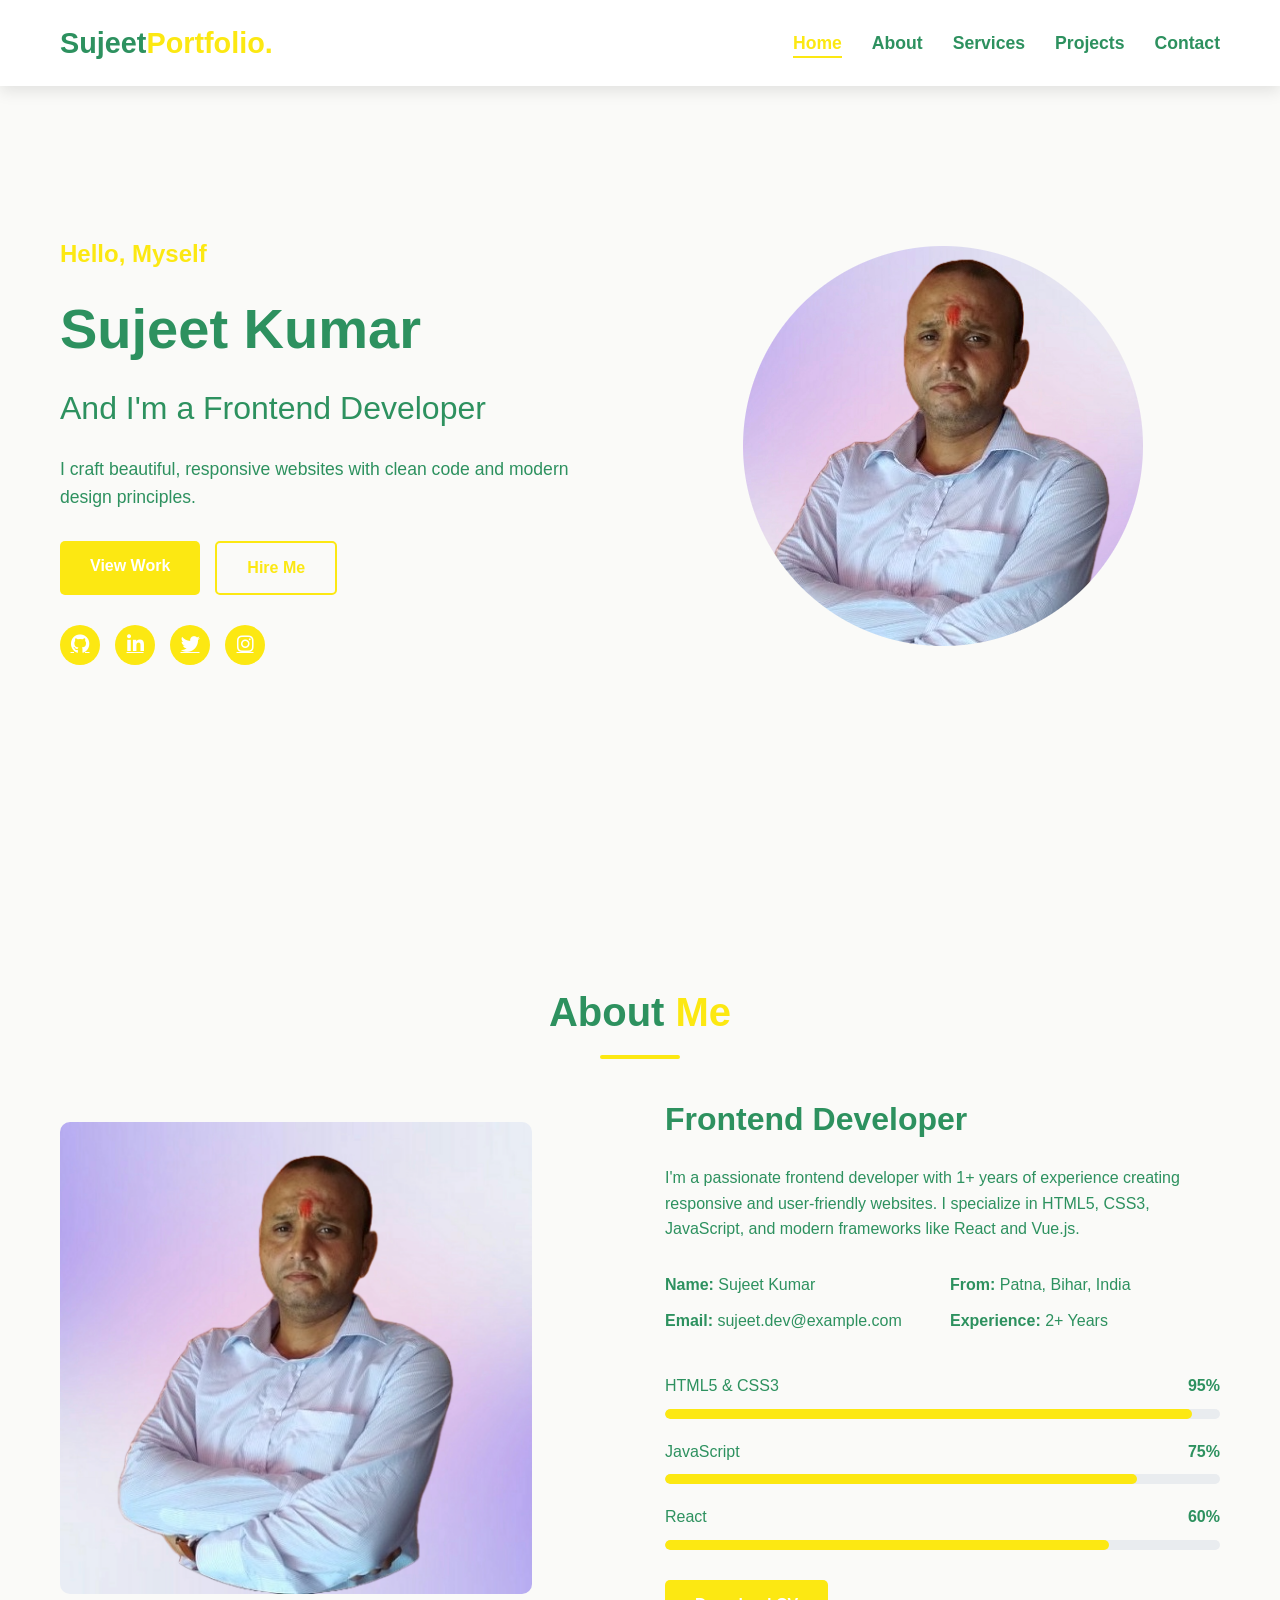
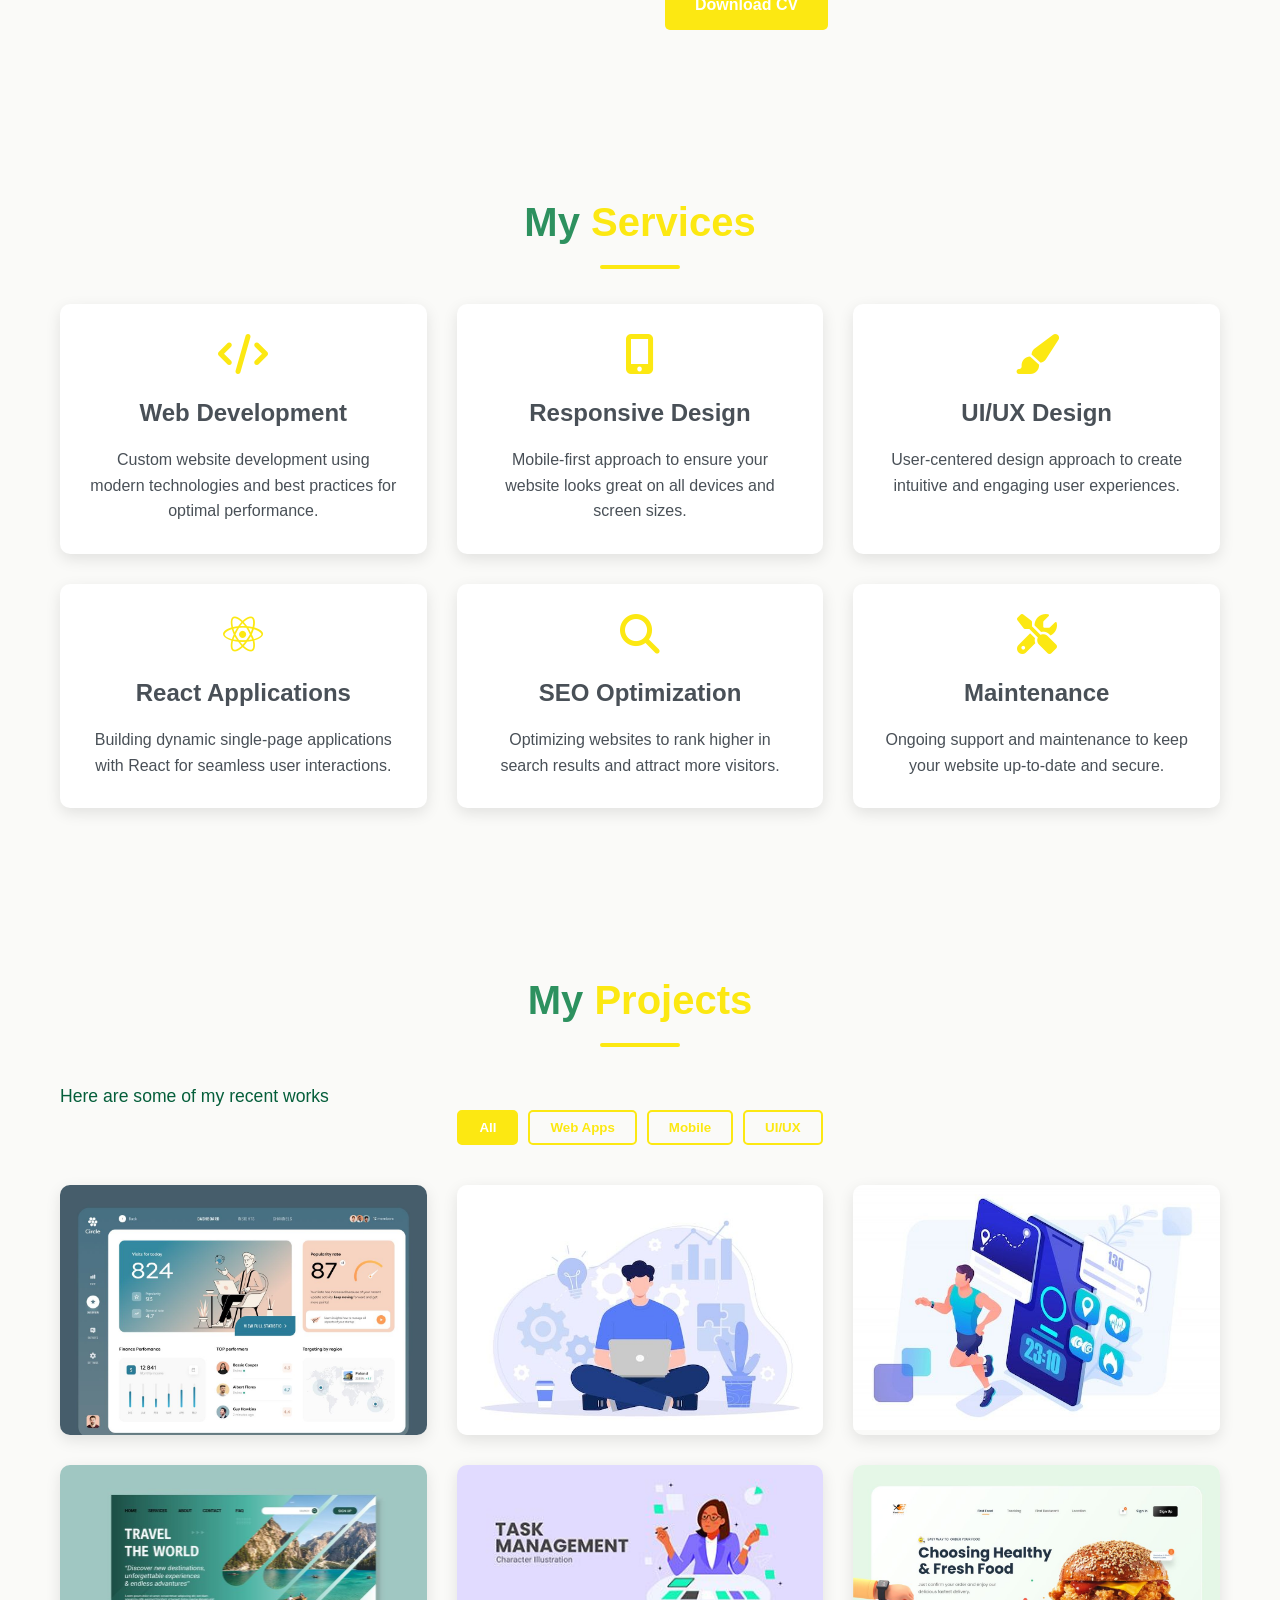
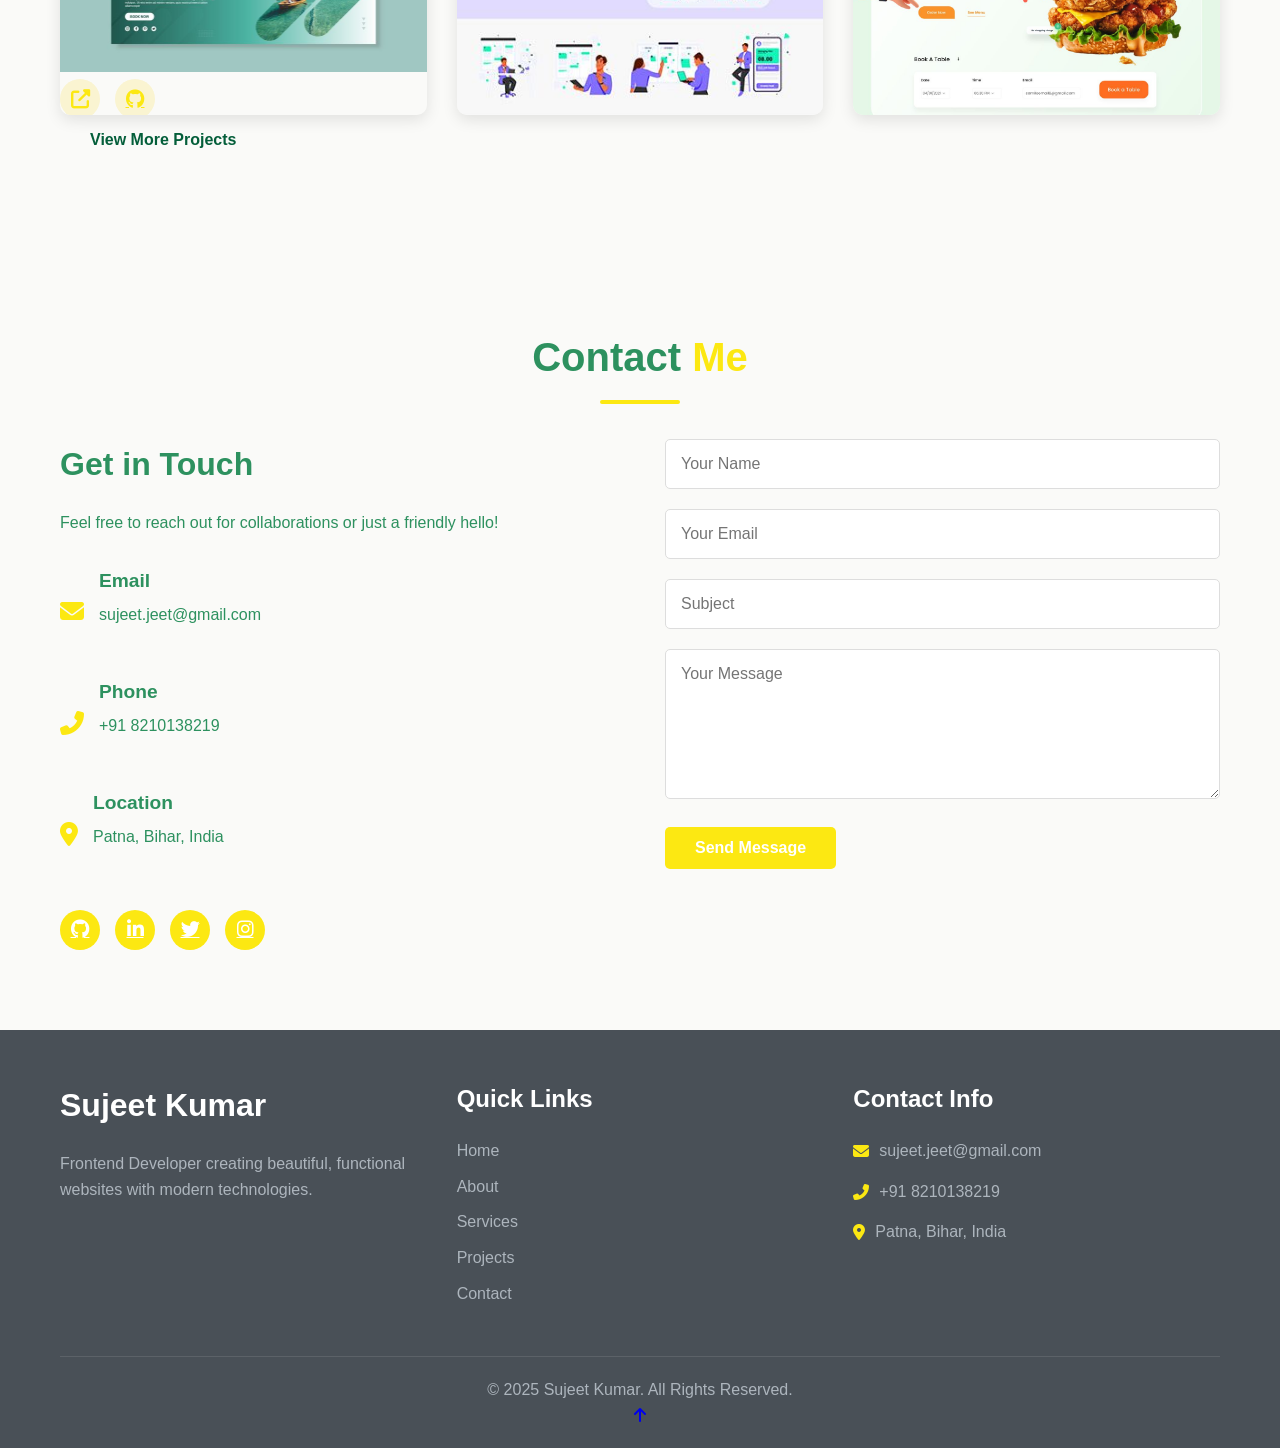
<file: index.html>
<!DOCTYPE html>
<html lang="en">

<head>
    <meta charset="UTF-8">
    <meta name="viewport" content="width=device-width, initial-scale=1.0">
    <title>Sujeet Kumar | Frontend Developer</title>
    <link rel="stylesheet" href="https://cdnjs.cloudflare.com/ajax/libs/font-awesome/6.4.0/css/all.min.css">
    <link rel="stylesheet" href="styles.css">
</head>

<body>
    <!-- Header/Navigation -->
    <header class="header">
        <div class="container">
            <a href="#" class="logo">Sujeet<span>Portfolio.</span></a>
            <nav class="navbar">
                <ul class="nav-list">
                    <li><a href="#home" class="nav-link active">Home</a></li>
                    <li><a href="#about" class="nav-link">About</a></li>
                    <li><a href="#services" class="nav-link">Services</a></li>
                    <li><a href="#projects" class="nav-link">Projects</a></li>
                    <li><a href="#contact" class="nav-link">Contact</a></li>
                </ul>
            </nav>
            <div class="menu-toggle">
                <i class="fas fa-bars"></i>
            </div>
        </div>
    </header>

    <!-- Home Section -->
    <section id="home" class="home-section">
        <div class="container">
            <div class="home-content">
                <h1 class="hello">Hello, Myself</h1>
                <h1>Sujeet Kumar</h1>
                <h2>And I'm a <span>Frontend Developer</span></h2>
                <p>I craft beautiful, responsive websites with clean code and modern design principles.
                </p>
                <div class="btn-group">
                    <a href="#projects" class="btn primary-btn">View Work</a>
                    <a href="#contact" class="btn secondary-btn">Hire Me</a>
                </div>
                <div class="social-icons">
                    <a href="#"><i class="fab fa-github"></i></a>
                    <a href="#"><i class="fab fa-linkedin-in"></i></a>
                    <a href="#"><i class="fab fa-twitter"></i></a>
                    <a href="#"><i class="fab fa-instagram"></i></a>
                </div>
            </div>
            <div class="home-image">
                <img src="Images/sujeet img-modified.png" alt="Sujeet Kumar" class="profile-img">
            </div>
        </div>
    </section>

    <!-- About Section -->
    <section id="about" class="about-section">
        <div class="container">
            <h2 class="section-title">About <span>Me</span></h2>
            <div class="about-content">
                <div class="about-img">
                    <img src="Images/sujeetimg.png" alt="Sujeet Kumar">
                </div>
                <div class="about-text">
                    <h3>Frontend Developer</h3>
                    <p>I'm a passionate frontend developer with 1+ years of experience creating responsive and
                        user-friendly websites. I specialize in HTML5, CSS3, JavaScript, and modern frameworks like
                        React and Vue.js.</p>

                    <div class="about-info">
                        <div class="info-item">
                            <p><span>Name:</span> Sujeet Kumar</p>
                            <p><span>Email:</span> sujeet.dev@example.com</p>
                        </div>
                        <div class="info-item">
                            <p><span>From:</span> Patna, Bihar, India</p>
                            <p><span>Experience:</span> 2+ Years</p>
                        </div>
                    </div>

                    <div class="skills">
                        <div class="skill">
                            <p>HTML5 & CSS3 <span>95%</span></p>
                            <div class="progress-bar">
                                <div class="progress html"></div>
                            </div>
                        </div>
                        <div class="skill">
                            <p>JavaScript <span>75%</span></p>
                            <div class="progress-bar">
                                <div class="progress js"></div>
                            </div>
                        </div>
                        <div class="skill">
                            <p>React <span>60%</span></p>
                            <div class="progress-bar">
                                <div class="progress react"></div>
                            </div>
                        </div>
                    </div>

                    <a href="#" class="btn primary-btn">Download CV</a>
                </div>
            </div>
        </div>
    </section>

    <!-- Services Section -->
    <section id="services" class="services-section">
        <div class="container">
            <h2 class="section-title">My <span>Services</span></h2>
            <div class="services-grid">
                <div class="service-card">
                    <i class="fas fa-code"></i>
                    <h3 class="con">Web Development</h3>
                    <p>Custom website development using modern technologies and best practices for optimal performance.
                    </p>
                </div>
                <div class="service-card">
                    <i class="fas fa-mobile-alt"></i>
                    <h3 class="con">Responsive Design</h3>
                    <p>Mobile-first approach to ensure your website looks great on all devices and screen sizes.</p>
                </div>
                <div class="service-card">
                    <i class="fas fa-paint-brush"></i>
                    <h3 class="con">UI/UX Design</h3>
                    <p>User-centered design approach to create intuitive and engaging user experiences.</p>
                </div>
                <div class="service-card">
                    <i class="fab fa-react"></i>
                    <h3 class="con">React Applications</h3>
                    <p>Building dynamic single-page applications with React for seamless user interactions.</p>
                </div>
                <div class="service-card">
                    <i class="fas fa-search"></i>
                    <h3 class="con">SEO Optimization</h3>
                    <p>Optimizing websites to rank higher in search results and attract more visitors.</p>
                </div>
                <div class="service-card">
                    <i class="fas fa-tools"></i>
                    <h3 class="con">Maintenance</h3>
                    <p>Ongoing support and maintenance to keep your website up-to-date and secure.</p>
                </div>
            </div>
        </div>
    </section>

    <!-- Projects Section -->
    <section id="projects" class="projects-section">
        <div class="container">
            <div class="section-header">
                <h2 class="section-title">My <span>Projects</span></h2>
                <p class="section-subtitle">Here are some of my recent works</p>
            </div>

            <!-- Project Filters -->
            <div class="project-filters">
                <button class="filter-btn active" data-filter="all">All</button>
                <button class="filter-btn" data-filter="web">Web Apps</button>
                <button class="filter-btn" data-filter="mobile">Mobile</button>
                <button class="filter-btn" data-filter="design">UI/UX</button>
            </div>

            <!-- Projects Grid -->
            <div class="projects-grid">
                <!-- Project 1 -->
                <div class="project-card" data-category="web">
                    <div class="project-image">
                        <img src="Images/ecommerce.jpg" alt="E-commerce Dashboard">
                        <div class="project-links">
                            <a href="#" class="project-link" title="Live Demo"><i
                                    class="fas fa-external-link-alt"></i></a>
                            <a href="#" class="project-link" title="View Code"><i class="fab fa-github"></i></a>
                        </div>
                    </div>
                    <div class="project-info">
                        <h3 class="project-title">E-commerce Dashboard</h3>
                        <p class="project-description">
                            A comprehensive admin dashboard for e-commerce stores with analytics, product management,
                            and order tracking.
                        </p>
                        <div class="project-tech">
                            <span class="tech-tag">React</span>
                            <span class="tech-tag">Node.js</span>
                            <span class="tech-tag">MongoDB</span>
                        </div>
                    </div>
                </div>

                <!-- Project 2 -->
                <div class="project-card" data-category="web,design">
                    <div class="project-image">
                        <img src="Images/website.jpg" alt="Portfolio Website">
                        <div class="project-links">
                            <a href="#" class="project-link" title="Live Demo"><i
                                    class="fas fa-external-link-alt"></i></a>
                            <a href="#" class="project-link" title="View Code"><i class="fab fa-github"></i></a>
                        </div>
                    </div>
                    <div class="project-info">
                        <h3 class="project-title">Portfolio Website</h3>
                        <p class="project-description">
                            A responsive portfolio website with smooth animations and dark mode functionality.
                        </p>
                        <div class="project-tech">
                            <span class="tech-tag">HTML5</span>
                            <span class="tech-tag">CSS3</span>
                            <span class="tech-tag">JavaScript</span>
                        </div>
                    </div>
                </div>

                <!-- Project 3 -->
                <div class="project-card" data-category="mobile">
                    <div class="project-image">
                        <img src="Images/fitness.jpg" alt="Fitness Tracker App">
                        <div class="project-links">
                            <a href="#" class="project-link" title="Live Demo"><i
                                    class="fas fa-external-link-alt"></i></a>
                            <a href="#" class="project-link" title="View Code"><i class="fab fa-github"></i></a>
                        </div>
                    </div>
                    <div class="project-info">
                        <h3 class="project-title">Fitness Tracker App</h3>
                        <p class="project-description">
                            A mobile application for tracking workouts, nutrition, and progress with data visualization.
                        </p>
                        <div class="project-tech">
                            <span class="tech-tag">React Native</span>
                            <span class="tech-tag">Firebase</span>
                        </div>
                    </div>
                </div>

                <!-- Project 4 -->
                <div class="project-card" data-category="design">
                    <div class="project-image">
                        <img src="Images/travel.jpg" alt="Travel App UI">
                        <div class="project-links">
                            <a href="#" class="project-link" title="Live Demo"><i
                                    class="fas fa-external-link-alt"></i></a>
                            <a href="#" class="project-link" title="View Code"><i class="fab fa-github"></i></a>
                        </div>
                    </div>
                    <div class="project-info">
                        <h3 class="project-title">Travel App UI</h3>
                        <p class="project-description">
                            Modern UI design for a travel application with booking functionality and destination
                            exploration.
                        </p>
                        <div class="project-tech">
                            <span class="tech-tag">Figma</span>
                            <span class="tech-tag">Adobe XD</span>
                        </div>
                    </div>
                </div>

                <!-- Project 5 -->
                <div class="project-card" data-category="web">
                    <div class="project-image">
                        <img src="Images/task.jpg" alt="Task Management System">
                        <div class="project-links">
                            <a href="#" class="project-link" title="Live Demo"><i
                                    class="fas fa-external-link-alt"></i></a>
                            <a href="#" class="project-link" title="View Code"><i class="fab fa-github"></i></a>
                        </div>
                    </div>
                    <div class="project-info">
                        <h3 class="project-title">Task Management System</h3>
                        <p class="project-description">
                            A collaborative task management tool with real-time updates and team functionality.
                        </p>
                        <div class="project-tech">
                            <span class="tech-tag">Vue.js</span>
                            <span class="tech-tag">Express</span>
                            <span class="tech-tag">Socket.io</span>
                        </div>
                    </div>
                </div>

                <!-- Project 6 -->
                <div class="project-card" data-category="web,design">
                    <div class="project-image">
                        <img src="Images/resturant.jpg" alt="Restaurant Website">
                        <div class="project-links">
                            <a href="#" class="project-link" title="Live Demo"><i
                                    class="fas fa-external-link-alt"></i></a>
                            <a href="#" class="project-link" title="View Code"><i class="fab fa-github"></i></a>
                        </div>
                    </div>
                    <div class="project-info">
                        <h3 class="project-title">Restaurant Website</h3>
                        <p class="project-description">
                            A responsive website for a local restaurant with online ordering and menu display.
                        </p>
                        <div class="project-tech">
                            <span class="tech-tag">HTML5</span>
                            <span class="tech-tag">CSS3</span>
                            <span class="tech-tag">JavaScript</span>
                        </div>
                    </div>
                </div>
            </div>

            <div class="view-more">
                <a href="#" class="btn btn-primary">View More Projects</a>
            </div>
        </div>
    </section>

    <!-- <section id="projects" class="projects-section">
        <div class="container">
            <h2 class="section-title">Recent <span>Projects</span></h2>
            <div class="project-filters">
                <button class="filter-btn active" data-filter="all">All</button>
                <button class="filter-btn" data-filter="web">Web</button>
                <button class="filter-btn" data-filter="app">App</button>
                <button class="filter-btn" data-filter="design">Design</button>
            </div>
            <div class="projects-grid">
                <div class="project-card" data-category="web">
                    <img src="Images/01.jpg" alt="Project 1">
                    <div class="project-overlay">
                        <h3>E-commerce Website</h3>
                        <p>React, Node.js, MongoDB</p>
                        <div class="project-links">
                            <a href="#"><i class="fas fa-link"></i></a>
                            <a href="#"><i class="fab fa-github"></i></a>
                        </div>
                    </div>
                </div>
                <div class="project-card" data-category="app">
                    <img src="Images/task.jpg" alt="Project 2">
                    <div class="project-overlay">
                        <h3>Task Manager App</h3>
                        <p>React Native, Firebase</p>
                        <div class="project-links">
                            <a href="#"><i class="fas fa-link"></i></a>
                            <a href="#"><i class="fab fa-github"></i></a>
                        </div>
                    </div>
                </div>
                <div class="project-card" data-category="web">
                    <img src="Images/website.jpg" alt="Project 3">
                    <div class="project-overlay">
                        <h3>Portfolio Website</h3>
                        <p>HTML, CSS, JavaScript</p>
                        <div class="project-links">
                            <a href="#"><i class="fas fa-link"></i></a>
                            <a href="#"><i class="fab fa-github"></i></a>
                        </div>
                    </div>
                </div>
                <div class="project-card" data-category="design">
                    <img src="Images/10.jpg" alt="Project 4">
                    <div class="project-overlay">
                        <h3>UI/UX Design</h3>
                        <p>Figma, Adobe XD</p>
                        <div class="project-links">
                            <a href="#"><i class="fas fa-link"></i></a>
                            <a href="#"><i class="fab fa-github"></i></a>
                        </div>
                    </div>
                </div>
                <div class="project-card" data-category="app">
                    <img src="Images/fitness.jpg" alt="Project 5">
                    <div class="project-overlay">
                        <h3>Fitness App</h3>
                        <p>React, API Integration</p>
                        <div class="project-links">
                            <a href="#"><i class="fas fa-link"></i></a>
                            <a href="#"><i class="fab fa-github"></i></a>
                        </div>
                    </div>
                </div>
                <div class="project-card" data-category="web">
                    <img src="Images/travel.jpg" alt="Project 6">
                    <div class="project-overlay">
                        <h3>Travel App</h3>
                        <p>Vue.js, Node.js</p>
                        <div class="project-links">
                            <a href="#"><i class="fas fa-link"></i></a>
                            <a href="#"><i class="fab fa-github"></i></a>
                        </div>
                    </div>
                </div>
            </div>
        </div>
    </section> -->

    <!-- Contact Section -->
    <section id="contact" class="contact-section">
        <div class="container">
            <h2 class="section-title">Contact <span>Me</span></h2>
            <div class="contact-content">
                <div class="contact-info">
                    <h3>Get in Touch</h3>
                    <p>Feel free to reach out for collaborations or just a friendly hello!</p>

                    <div class="contact-details">
                        <div class="detail-item">
                            <i class="fas fa-envelope"></i>
                            <div>
                                <h4>Email</h4>
                                <p>sujeet.jeet@gmail.com</p>
                            </div>
                        </div>
                        <div class="detail-item">
                            <i class="fas fa-phone-alt"></i>
                            <div>
                                <h4>Phone</h4>
                                <p>+91 8210138219</p>
                            </div>
                        </div>
                        <div class="detail-item">
                            <i class="fas fa-map-marker-alt"></i>
                            <div>
                                <h4>Location</h4>
                                <p>Patna, Bihar, India</p>
                            </div>
                        </div>
                    </div>

                    <div class="social-links">
                        <a href="#"><i class="fab fa-github"></i></a>
                        <a href="#"><i class="fab fa-linkedin-in"></i></a>
                        <a href="#"><i class="fab fa-twitter"></i></a>
                        <a href="#"><i class="fab fa-instagram"></i></a>
                    </div>
                </div>

                <form class="contact-form">
                    <div class="form-group">
                        <input type="text" placeholder="Your Name" required>
                    </div>
                    <div class="form-group">
                        <input type="email" placeholder="Your Email" required>
                    </div>
                    <div class="form-group">
                        <input type="text" placeholder="Subject">
                    </div>
                    <div class="form-group">
                        <textarea placeholder="Your Message" required></textarea>
                    </div>
                    <button type="submit" class="btn primary-btn">Send Message</button>
                </form>
            </div>
        </div>
    </section>

    <!-- Footer -->
    <footer class="footer">
        <div class="container">
            <div class="footer-content">
                <div class="footer-about">
                    <h3>Sujeet Kumar</h3>
                    <p>Frontend Developer creating beautiful, functional websites with modern technologies.</p>
                </div>
                <div class="footer-links">
                    <h3>Quick Links</h3>
                    <ul>
                        <li><a href="#home">Home</a></li>
                        <li><a href="#about">About</a></li>
                        <li><a href="#services">Services</a></li>
                        <li><a href="#projects">Projects</a></li>
                        <li><a href="#contact">Contact</a></li>
                    </ul>
                </div>
                <div class="footer-contact">
                    <h3>Contact Info</h3>
                    <ul>
                        <li><i class="fas fa-envelope"></i> sujeet.jeet@gmail.com</li>
                        <li><i class="fas fa-phone-alt"></i> +91 8210138219</li>
                        <li><i class="fas fa-map-marker-alt"></i>Patna, Bihar, India</li>
                    </ul>
                </div>
            </div>
            <div class="footer-bottom">
                <p>&copy; 2025 Sujeet Kumar. All Rights Reserved.</p>

                <a href="#" class="back-to-top" id="backToTop">
                    <i class="fas fa-arrow-up"></i>
                </a>
            </div>
        </div>

    </footer>

    <script src="main.js"></script>
</body>

</html>
</file>
<file: styles.css>
/* Global Styles */
:root {
  --primary-color: #fce812;
  --secondary-color: #2d915f;
  --accent-color: #faf4d1;
  --light-color: #fafaf8;
  --dark-color: #045e3a;
  --text-color: #495057;
  --white-color: #ffffff;
  --box-shadow: 0 5px 15px rgba(0, 0, 0, 0.1);
  --transition: all 0.3s ease;
}

* {
  margin: 0;
  padding: 0;
  box-sizing: border-box;
}

html {
  scroll-behavior: smooth;
}

body {
  font-family: "Poppins", sans-serif;
  line-height: 1.6;
  color: var(--text-color);
  background-color: var(--light-color);
  overflow-x: hidden;
}

.container {
  width: 100%;
  max-width: 1200px;
  margin: 0 auto;
  padding: 0 20px;
}

section {
  padding: 80px 0;
}

.section-title {
  text-align: center;
  margin-bottom: 50px;
  font-size: 2.5rem;
  color: var(--secondary-color);
  position: relative;
}

.section-title span {
  color: var(--primary-color);
}

.section-title::after {
  content: "";
  position: absolute;
  bottom: -15px;
  left: 50%;
  transform: translateX(-50%);
  width: 80px;
  height: 4px;
  background-color: var(--primary-color);
  border-radius: 2px;
}

.btn {
  display: inline-block;
  padding: 12px 30px;
  border-radius: 5px;
  cursor: pointer;
  font-size: 1rem;
  font-weight: 600;
  text-decoration: none;
  transition: var(--transition);
  border: none;
}

.primary-btn {
  background-color: var(--primary-color);
  color: var(--white-color);
}

.primary-btn:hover {
  background-color: #05925e;
  transform: translateY(-3px);
  box-shadow: var(--box-shadow);
}

.secondary-btn {
  background-color: transparent;
  border: 2px solid var(--primary-color);
  color: var(--primary-color);
  margin-left: 15px;
}

.secondary-btn:hover {
  background-color: var(--primary-color);
  color: var(--white-color);
  transform: translateY(-3px);
  box-shadow: var(--box-shadow);
}

/* Header Styles */
.header {
  position: fixed;
  top: 0;
  left: 0;
  width: 100%;
  z-index: 1000;
  background-color: var(--white-color);
  box-shadow: var(--box-shadow);
  transition: var(--transition);
}

.header .container {
  display: flex;
  justify-content: space-between;
  align-items: center;
  padding: 20px;
}

.logo {
  font-size: 1.8rem;
  font-weight: 700;
  color: var(--secondary-color);
  text-decoration: none;
}

.logo span {
  color: var(--primary-color);
}

.navbar .nav-list {
  display: flex;
  list-style: none;
}

.navbar .nav-list .nav-link {
  margin-left: 30px;
  text-decoration: none;
  color: var(--secondary-color);
  font-weight: 600;
  font-size: 1.1rem;
  transition: var(--transition);
  position: relative;
}

.navbar .nav-list .nav-link::after {
  content: "";
  position: absolute;
  bottom: -5px;
  left: 0;
  width: 0;
  height: 2px;
  background-color: var(--primary-color);
  transition: var(--transition);
}

.navbar .nav-list .nav-link:hover::after {
  width: 100%;
}

.navbar .nav-list .nav-link.active {
  color: var(--primary-color);
}

.navbar .nav-list .nav-link.active::after {
  width: 100%;
}

.menu-toggle {
  display: none;
  cursor: pointer;
  font-size: 1.5rem;
  color: var(--dark-color);
}

/* Home Section */
.home-section {
  min-height: 100vh;
  display: flex;
  align-items: center;
  padding-top: 80px;
  background-color: var(--light-color);
}

.home-section .container {
  display: flex;
  align-items: center;
  justify-content: space-between;
}

.home-content {
  flex: 1;
  padding-right: 50px;
}

.home-content .hello {
  font-size: 1.5rem;
  color: var(--primary-color);
  margin-bottom: 10px;
}

.home-content h1 {
  font-size: 3.5rem;
  margin-bottom: 10px;
  color: var(--secondary-color);
}

.home-content h2 {
  font-size: 2rem;
  margin-bottom: 20px;
  color: var(--secondary-color);
  font-weight: 400;
}

.home-content p {
  font-size: 1.1rem;
  margin-bottom: 30px;
  color: var(--secondary-color);
  max-width: 600px;
}

.btn-group {
  display: flex;
  margin-bottom: 30px;
}

.social-icons {
  display: flex;
  gap: 15px;
}

.social-icons a {
  display: flex;
  align-items: center;
  justify-content: center;
  width: 40px;
  height: 40px;
  background-color: var(--primary-color);
  color: var(--white-color);
  border-radius: 50%;
  font-size: 1.2rem;
  transition: var(--transition);
}

.social-icons a:hover {
  background-color: var(--secondary-color);
  transform: translateY(-5px);
}

.home-image {
  flex: 1;
  text-align: center;
}

.profile-img {
  width: 100%;
  max-width: 400px;
  border-radius: 20px;
  transition: all 0.5s ease;
  animation: blink 1s infinite;
  /* box-shadow: var(--box-shadow); */
}

/* About Section */
.about-content {
  display: flex;
  align-items: center;
  gap: 50px;
}

.about-img {
  flex: 1;
}

.about-img img {
  width: 85%;
  border-radius: 10px;
  /* box-shadow: var(--box-shadow); */
}

.about-text {
  flex: 1;
}

.about-text h3 {
  font-size: 2rem;
  margin-bottom: 20px;
  color: var(--secondary-color);
}

.about-text p {
  margin-bottom: 20px;
  color: var(--secondary-color);
}

.about-info {
  display: grid;
  grid-template-columns: repeat(2, 1fr);
  gap: 15px;
  margin: 30px 0;
}

.info-item p {
  margin-bottom: 10px;
}

.info-item p span {
  font-weight: 600;
  color: var(--secondary-color);
}

.skills {
  margin: 30px 0;
}

.skill {
  margin-bottom: 20px;
}

.skill p {
  display: flex;
  justify-content: space-between;
  margin-bottom: 10px;
}

.skill p span {
  color: var(--secondary-color);
  font-weight: 600;
}

.progress-bar {
  height: 10px;
  background-color: #e9ecef;
  border-radius: 5px;
  overflow: hidden;
}

.progress {
  height: 100%;
  background-color: var(--primary-color);
  border-radius: 5px;
}

.progress.html {
  width: 95%;
}

.progress.js {
  width: 85%;
}

.progress.react {
  width: 80%;
}

/* Services Section */
.services-grid {
  display: grid;
  grid-template-columns: repeat(auto-fit, minmax(300px, 1fr));
  gap: 30px;
}

.service-card {
  background-color: var(--white-color);
  padding: 30px;
  border-radius: 10px;
  box-shadow: var(--box-shadow);
  transition: var(--transition);
  text-align: center;
}

.service-card:hover {
  transform: translateY(-10px);
  background-color: var(--secondary-color);
  color: #fce812;
}

.service-card i {
  font-size: 2.5rem;
  color: var(--primary-color);
  margin-bottom: 20px;
}

.service-card .con {
  font-size: 1.5rem;
  margin-bottom: 15px;
  color: var(--text-color);
}

.service-card .con:hover {
  color: var(--accent-color);
}

/* Projects Section */
.projects-section p {
  color: var(--dark-color);
  font-size: 1.1rem;
}

.project-filters {
  display: flex;
  justify-content: center;
  flex-wrap: wrap;
  gap: 10px;
  margin-bottom: 40px;
}

.filter-btn {
  padding: 8px 20px;
  background-color: transparent;
  border: 2px solid var(--primary-color);
  color: var(--primary-color);
  border-radius: 5px;
  cursor: pointer;
  font-weight: 600;
  transition: var(--transition);
}

.filter-btn.active,
.filter-btn:hover {
  background-color: var(--primary-color);
  color: var(--white-color);
}

.projects-grid {
  display: grid;
  grid-template-columns: repeat(auto-fill, minmax(350px, 1fr));
  gap: 30px;
}

.project-card {
  position: relative;
  border-radius: 10px;
  overflow: hidden;
  box-shadow: var(--box-shadow);
  transition: var(--transition);
  height: 250px;
}

.project-card:hover {
  transform: translateY(-10px);
}

.project-card img {
  width: 100%;
  height: 100%;
  object-fit: cover;
  transition: var(--transition);
}

.project-card:hover img {
  transform: scale(1.1);
}

.project-info {
  position: absolute;
  top: 0;
  left: 0;
  width: 100%;
  height: 100%;
  background-color: var(--secondary-color);
  display: flex;
  flex-direction: column;
  justify-content: center;
  align-items: center;
  opacity: 0;
  transition: var(--transition);
  color: var(--white-color);
  padding: 20px;
  text-align: center;
}

.project-card:hover .project-info {
  opacity: 0.9;
}

.project-info h3 {
  font-size: 1.5rem;
  margin-bottom: 10px;
}

.project-info p {
  margin-bottom: 15px;
  color: var(--light-color);
}

.project-links {
  display: flex;
  gap: 15px;
}

.project-links a {
  display: flex;
  align-items: center;
  justify-content: center;
  width: 40px;
  height: 40px;
  background-color: var(--accent-color);
  color: var(--primary-color);
  border-radius: 50%;
  font-size: 1.2rem;
  transition: var(--transition);
}

.project-links a:hover {
  background-color: var(--secondary-color);
  color: var(--white-color);
}

.view-more a {
  color: var(--dark-color);
}

/* Contact Section */
.contact-content {
  display: flex;
  gap: 50px;
}

.contact-info {
  flex: 1;
}

.contact-info h3 {
  font-size: 2rem;
  margin-bottom: 20px;
  color: var(--secondary-color);
}

.contact-info p {
  color: var(--secondary-color);
  margin-bottom: 30px;
}

.contact-details {
  margin-bottom: 30px;
}

.detail-item {
  display: flex;
  align-items: center;
  margin-bottom: 20px;
  gap: 15px;
}

.detail-item i {
  font-size: 1.5rem;
  color: var(--primary-color);
}

.detail-item h4 {
  font-size: 1.2rem;
  color: var(--secondary-color);
  margin-bottom: 5px;
}

.social-links {
  display: flex;
  gap: 15px;
}

.social-links a {
  display: flex;
  align-items: center;
  justify-content: center;
  width: 40px;
  height: 40px;
  background-color: var(--primary-color);
  color: var(--white-color);
  border-radius: 50%;
  font-size: 1.2rem;
  transition: var(--transition);
}

.social-links a:hover {
  background-color: var(--secondary-color);
  transform: translateY(-5px);
}

.contact-form {
  flex: 1;
}

.form-group {
  margin-bottom: 20px;
}

.form-group input,
.form-group textarea {
  width: 100%;
  padding: 15px;
  border: 1px solid #ddd;
  border-radius: 5px;
  font-family: inherit;
  font-size: 1rem;
  transition: var(--transition);
}

.form-group input:focus,
.form-group textarea:focus {
  outline: none;
  border-color: var(--primary-color);
  box-shadow: 0 0 0 3px rgba(236, 248, 99, 0.967);
}

.form-group textarea {
  resize: vertical;
  min-height: 150px;
}

/* Footer */
.footer {
  background-color: var(--text-color);
  color: var(--white-color);
  padding: 50px 0 20px;
}

.footer-content {
  display: grid;
  grid-template-columns: repeat(auto-fit, minmax(250px, 1fr));
  gap: 30px;
  margin-bottom: 40px;
}

.footer-about h3 {
  font-size: 2rem;
  margin-bottom: 20px;
}

.footer-about p {
  color: #adb5bd;
}

.footer-links h3,
.footer-contact h3 {
  font-size: 1.5rem;
  margin-bottom: 20px;
}

.footer-links ul {
  list-style: none;
}

.footer-links ul li {
  margin-bottom: 10px;
}

.footer-links ul li a {
  color: #adb5bd;
  text-decoration: none;
  transition: var(--transition);
}

.footer-links ul li a:hover {
  color: var(--primary-color);
}

.footer-contact ul {
  list-style: none;
}

.footer-contact ul li {
  margin-bottom: 15px;
  display: flex;
  align-items: center;
  gap: 10px;
  color: #adb5bd;
}

.footer-contact ul li i {
  color: var(--primary-color);
}

.footer-bottom {
  text-align: center;
  padding-top: 20px;
  border-top: 1px solid rgba(255, 255, 255, 0.1);
  color: #adb5bd;
}

/* Responsive Styles */
@media (max-width: 992px) {
  .home-section .container {
    flex-direction: column;
    text-align: center;
  }

  .home-content {
    padding-right: 0;
    margin-bottom: 50px;
  }

  .btn-group {
    justify-content: center;
  }

  .about-content {
    flex-direction: column;
  }

  .contact-content {
    flex-direction: column;
  }
}

@media (max-width: 768px) {
  .navbar {
    display: none;
  }

  .menu-toggle {
    display: block;
  }

  .navbar.active {
    display: block;
    position: absolute;
    top: 80px;
    left: 0;
    width: 100%;
    background-color: var(--white-color);
    box-shadow: var(--box-shadow);
  }

  .navbar.active .nav-list {
    flex-direction: column;
    padding: 20px;
  }

  .navbar.active .nav-list .nav-link {
    margin: 10px 0;
  }

  .home-content .name {
    font-size: 2.5rem;
  }

  .home-content .profession {
    font-size: 1.5rem;
  }

  .section-title {
    font-size: 2rem;
  }

  .projects-grid {
    grid-template-columns: 1fr;
  }
}

@media (max-width: 576px) {
  .home-content .name {
    font-size: 2rem;
  }

  .btn-group {
    flex-direction: column;
    gap: 15px;
  }

  .secondary-btn {
    margin-left: 0;
  }

  .about-info {
    grid-template-columns: 1fr;
  }
}
</file>
